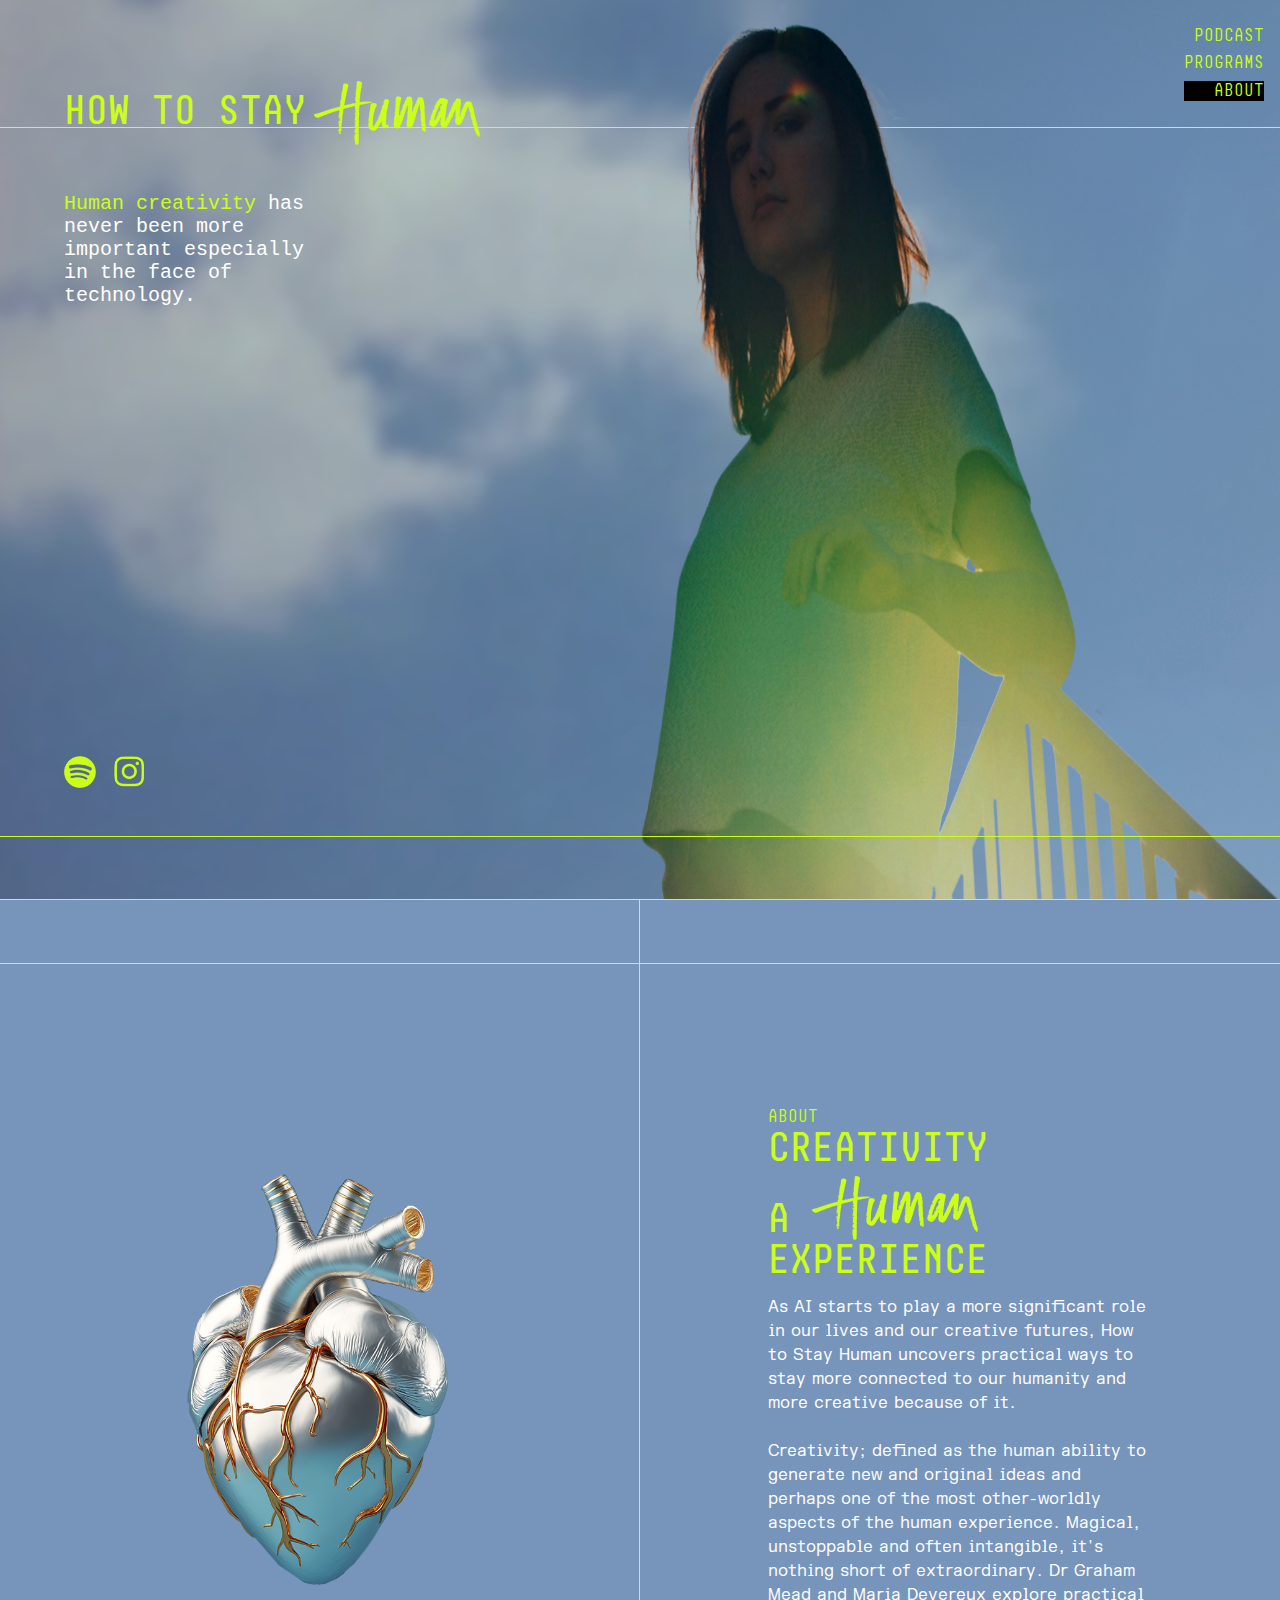
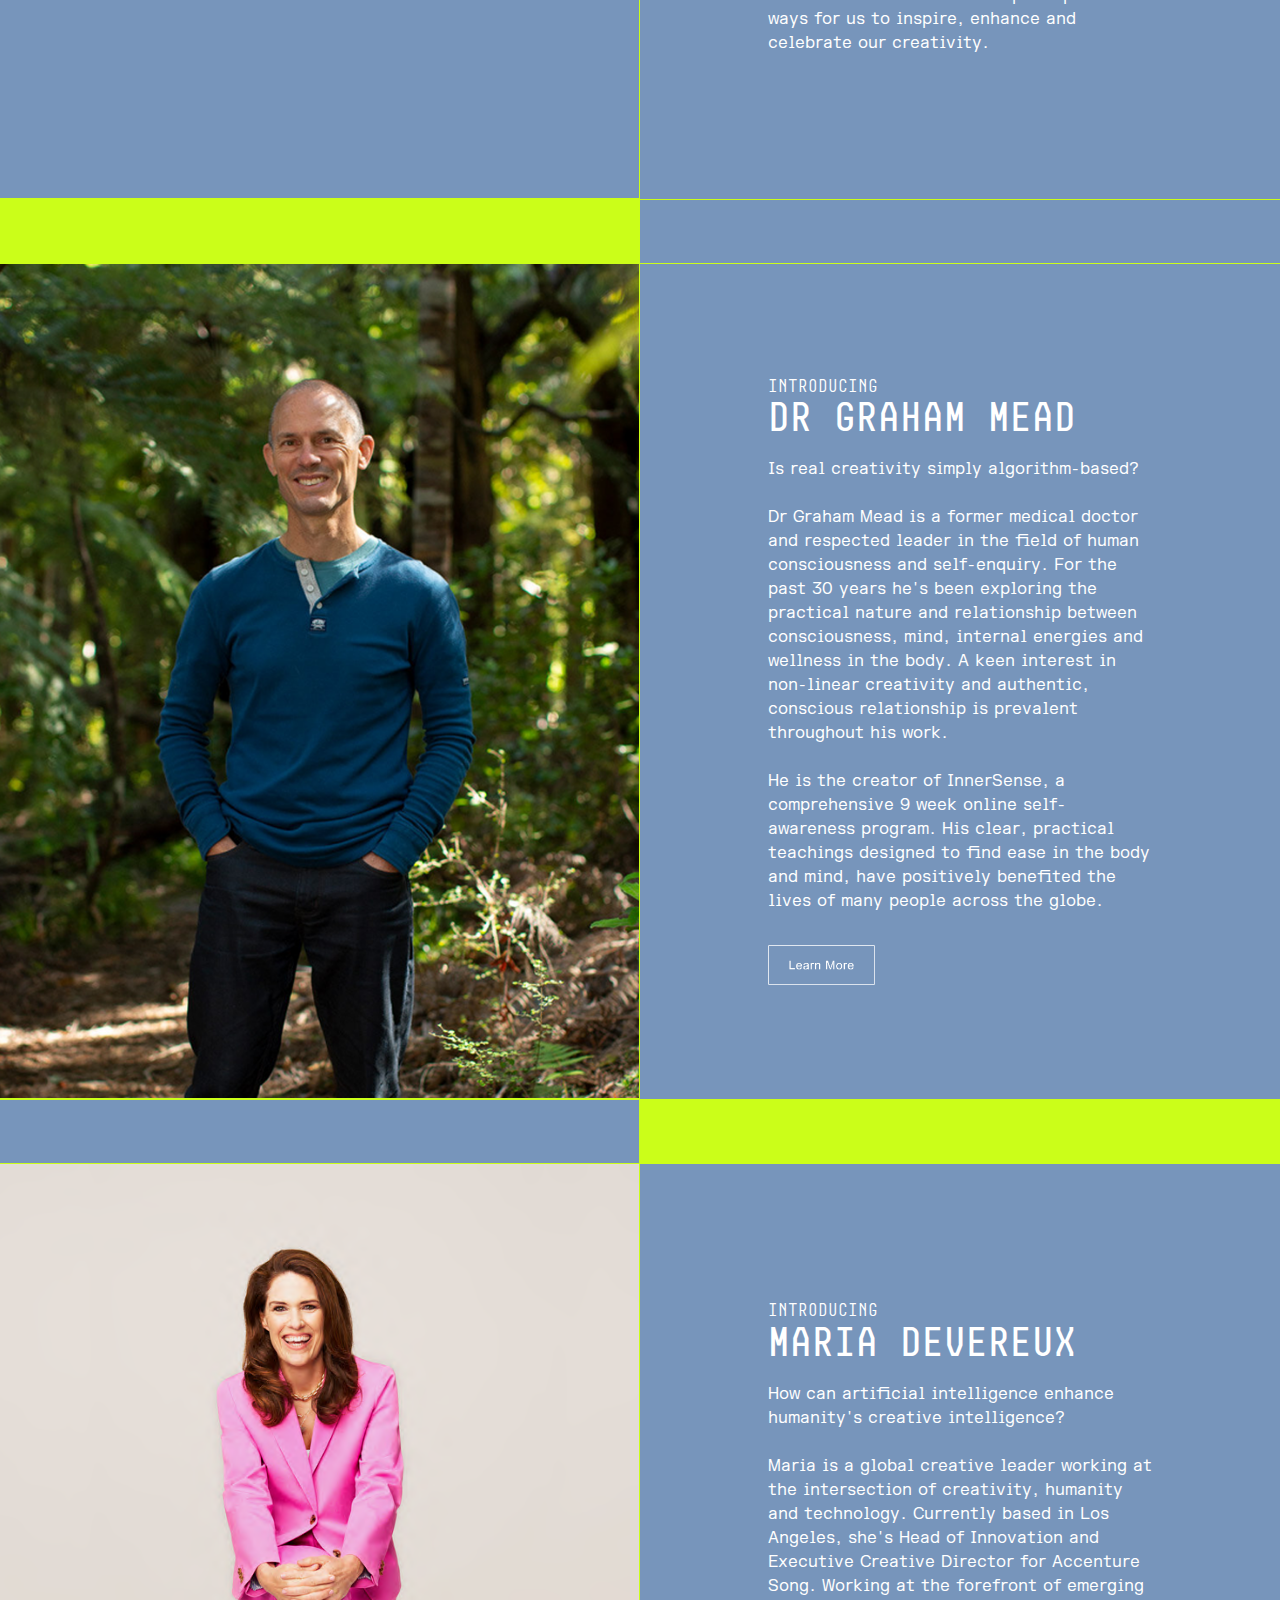
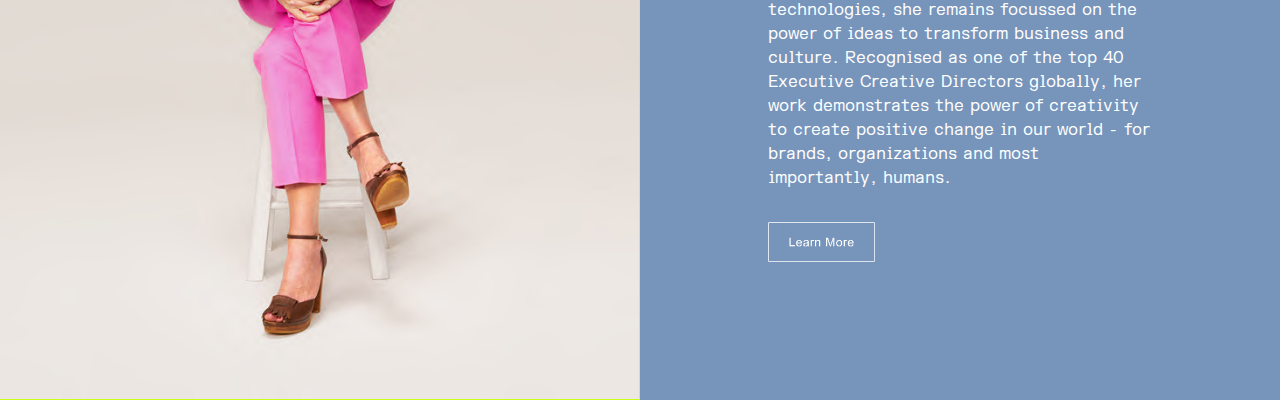
<file: index.html>
<!DOCTYPE html>
<html lang="en">
<head>
    <title>HOW TO STAY HUMAN - ABOUT </title>
    <meta name="title" content="How To Stay Human">
    <meta name="description"
        content="As AI plays a larger role in our lives and our futures, How to Stay Human uncovers practical 
        ways to connect to our humanity and become more creative. ">
    <meta name="keywords" content="technology, creativity, humanity, psychology, ai, artificial intelligence">
    <meta name="robots" content="index, follow">
    <meta http-equiv="Content-Type" content="text/html; charset=utf-8">
    <meta name="language" content="English">
    <meta name="viewport" content="width=device-width, initial-scale=1">
    <link rel="stylesheet" href="./css/tachyons.min.css">
    <link rel="stylesheet" href="./css/fonts.css">
    <link rel="stylesheet" href="./css/marquee.css">
    <link rel="stylesheet" href="./css/main.css">
    <link rel="manifest" href="site.webmanifest" />
    <link rel="icon" type="image/x-icon" href="favicon.ico">
    <script>
            window.onload = function () {
                var height = window.innerHeight;
                console.log(window.innerHeight);
                document.getElementsByClassName("hero")[0].style.height = window.innerHeight+"px";
            }
    </script>
</head>
  <body>
    <div class="pagecontainer flex flex-column" style="overflow-x: hidden;">
        <!-- TOP PAGE -->
        <div class="flex flex-column hero" style="overflow: hidden;">
            <div class="dn db-m db-l absolute bottom-0 h-100" style="left: 50%; pointer-events: none;">
                <img class="heroimage" src="./img/hero.png" />
            </div>
            <div class="heroimagemobile db dn-m dn-l absolute bottom-0 w-60 h-75" style="left: 40%; pointer-events: none;"></div>
            <div>
                <div class="h4 w-100 flex items-end bb">
                    <div class="pl3 pl5-m pl5-l f4 f2-l f2-m title" style="margin-bottom: -0.20em;">HOW TO STAY</div>
                    <img class="humantexttitle pl1 pl2-m pl2-l m2-s h2 h3-m h3-l" src="./img/HUMANTEXT.png"></img>
                    <div class="links tr flex flex-column justify-center h-100 w-15 pr3">
                            <a href="./podcast.html" class="mv1 lh-title">PODCAST</a>
                            <a href="./programs.html" class="mv1 1lh-title">PROGRAMS</a>
                            <a href="./index.html" class="mv1 lh-title active">ABOUT</a>
                    </div>
                </div>
            </div>
            <div class="flex flex-column  maincontent w-100 h4">
                    <div class="heroblurb pt5 pt5-m pt5-l f5 f4-m f4-l pl3 pl5-m pl5-l pr3 pr0-m pr0-l w-60 w-25-m w-25-l">
                        Human creativity 
                        <span class="white">has never been more important especially in the face of technology.</span>
                    </div>
                    <div style="flex-grow: 1;"></div>
                    <div class="flex items-center flex-row pl3 pl5-m pl5-l h4 w-60 w-20-m w-20-l" style="min-width: 208px;">
                        <a href="https://open.spotify.com/show/5P6qabdEL76jPmky8eCIWc?si=ed8e0c92cf524fb2" class="h2 w2 social spotify mr3"></a>
                        <a href="https://worldsveryfirst.com" class="h2 w2 social podcast mr3"></a>
                        <a href="https://www.instagram.com/how_to_stay_human/" class="h2 w2 social insta mr3"></a>
                    </div>
            </div>
            <div class="footer w-100">
                <div class="bottom-0 bt bb h3 w-100">
                    <div class="marquee flex flex-column items-center">
                        <p>
                            “Creativity is intelligence having fun” - Albert Einstein
                            &emsp;&emsp;&emsp;&emsp;&emsp;&emsp;&emsp;&emsp;&emsp;&emsp;&emsp;&emsp;
                            “In a world of rapid technological change, creativity is the ultimate advantage” - Ken Robinson
                            &emsp;&emsp;&emsp;&emsp;&emsp;&emsp;&emsp;&emsp;&emsp;&emsp;&emsp;&emsp;
                            “I know we’re all worried about machines becoming more like humans, but I think we should be more worried about humans becoming more like machines” - Nick Law
                        </p>
                    </div>
                </div>
            </div>
        </div>
        <!-- 2ND PAGE - ABOUT -->
        <div class="flex flex-column page about bb">
            <div class="flex row bb h3">
                <div class="w-50 br"></div><div class="w-50"></div>
            </div>
            <div class="flex flex-column flex-row-m flex-row-l items-end" style="flex-grow: 1;">
                <div class="h-50 w-100 w-50-m h-100-m w-50-l h-100-l bb br-m br-l heart"></div>
                <div class="flex items-center h-50 w-100 w-50-m w-50-l h-100-m h-100-l">
                    <div style="flex-grow: 1;"></div>
                    <div class="flex flex-column w-90 w-60-m w-60-l">
                        <span class="f6 f5-m f5-l mb1 sectionheading">ABOUT</span>
                        <span class="f3 f2-m f2-l mb1 subtitle">CREATIVITY</span>
                        <span class="f3 f2-m f2-l mb1 subtitle">A 
                            <img class="h2 h3-m h3-l" src="./img/HUMANTEXT.png" style="margin-bottom: -0.5rem"></img>
                            EXPERIENCE
                        </span>
                        <span class="mt2 f6 f5-m f5-l sectionbody lh-copy lh-copy-m lh-copy-l">
                            As AI starts to play a more significant role in our lives and our creative futures, 
                            How to Stay Human uncovers practical ways to stay more connected to our humanity and 
                            more creative because of it.
                            <br /> <br />
                            Creativity; defined as the human ability to generate new and original ideas and perhaps 
                            one of the most other-worldly aspects of the human experience. Magical, unstoppable and 
                            often intangible, it's nothing short of extraordinary. Dr Graham Mead and Maria Devereux 
                            explore practical ways for us to inspire, enhance and celebrate our creativity. 
                        </span>
                    </div>
                    <div style="flex-grow: 1;"></div>
                </div>
            </div>
        </div>
        <!-- 3RD PAGE - GRAHAM -->
        <div class="flex flex-column page bb">
            <div class="flex row bb h3">
                <div class="w-50 br bg-yellow"></div><div class="w-50"></div>
            </div>
            <div class="flex flex-column flex-row-m flex-row-l items-end" style="flex-grow: 1;">
                <div class="h-50 w-100 w-50-m h-100-m w-50-l h-100-l bb br-m br-l graham" style="flex-grow: 1;"></div>
                <div class="flex items-center h-50 w-100 w-50-m w-50-l h-100-m h-100-l">
                    <div style="flex-grow: 1;"></div>
                    <div class="flex flex-column w-90 w-60-m w-60-l bio">
                        <span class="f6 f5-m f5-l mb1 sectionheading">INTRODUCING</span>
                        <span class="f3 f2-m f2-l mb1 subtitle mb2">DR GRAHAM MEAD</span>
                        <span class="mt2 f6 f5-m f5-l sectionbody lh-copy lh-copy-m lh-copy-l">
                            Is real creativity simply algorithm-based?
                            <br /><br />
                            Dr Graham Mead is a former medical doctor and respected leader in the field of human consciousness 
                            and self-enquiry. For the past 30 years he's been exploring the practical nature and relationship between 
                            consciousness, mind, internal energies and wellness in the body. A keen interest in non-linear creativity 
                            and authentic, conscious relationship is prevalent throughout his work.  
                            <br />
                            <br />
                            He is the creator of InnerSense, a comprehensive 9 week online self-awareness program.
                            His clear, practical teachings designed to find ease in the body and mind, have positively benefited the lives of many people across the globe.
                        </span>
                        <span class="button w4 mt4 flex flex-column">
                            <a href="https://www.grahammead.com/" target="_blank" class="learnmore"></a>
                        </span>
                    </div>
                    <div style="flex-grow: 1;"></div>
                </div>
            </div>
        </div>
         <!-- 4TH PAGE - MARIA -->
        <div class="flex flex-column page" style="overflow-x: hidden;">
            <div class="flex row bb h3">
                <div class="w-50 br"></div><div class="w-50 bg-yellow"></div>
            </div>
            <div class="flex flex-column flex-row-m flex-row-l items-end" style="flex-grow: 1;">
                <div class="h-50 w-100 w-50-m h-100-m w-50-l h-100-l bb br-m br-l maria"></div>
                <div class="flex items-center h-50 w-100 w-50-m w-50-l h-100-m h-100-l">
                    <div style="flex-grow: 1;"></div>
                    <div class="flex flex-column w-90 w-60-m w-60-l bio">
                        <span class="f6 f5-m f5-l mb1 sectionheading">INTRODUCING</span>
                        <span class="f3 f2-m f2-l mb1 subtitle mb2">MARIA DEVEREUX</span>
                        <span class="mt2 f6 f5-m f5-l sectionbody lh-copy lh-copy-m lh-copy-l">
                            How can artificial intelligence enhance humanity's creative intelligence?
                            <br /><br />
                            Maria is a global creative leader working at the intersection of creativity, humanity and technology. 
                            Currently based in Los Angeles, she's Head of Innovation and Executive Creative Director for Accenture Song. 
                            Working at the forefront of emerging technologies, she remains focussed on the power of ideas to transform 
                            business and culture. Recognised as one of the top 40 Executive Creative Directors globally, her work 
                            demonstrates the power of creativity to create positive change in our world - for brands, 
                            organizations and most importantly, humans.
                        </span>
                        <span class="button w4 mt4 flex flex-column">
                            <a href="https://www.mariadevereux.com" target="_blank" class="learnmore"></a>
                        </span>
                    </div>
                    <div style="flex-grow: 1;"></div>
                </div>
            </div>
        </div>
    </div>
  </body>
</html>
</file>
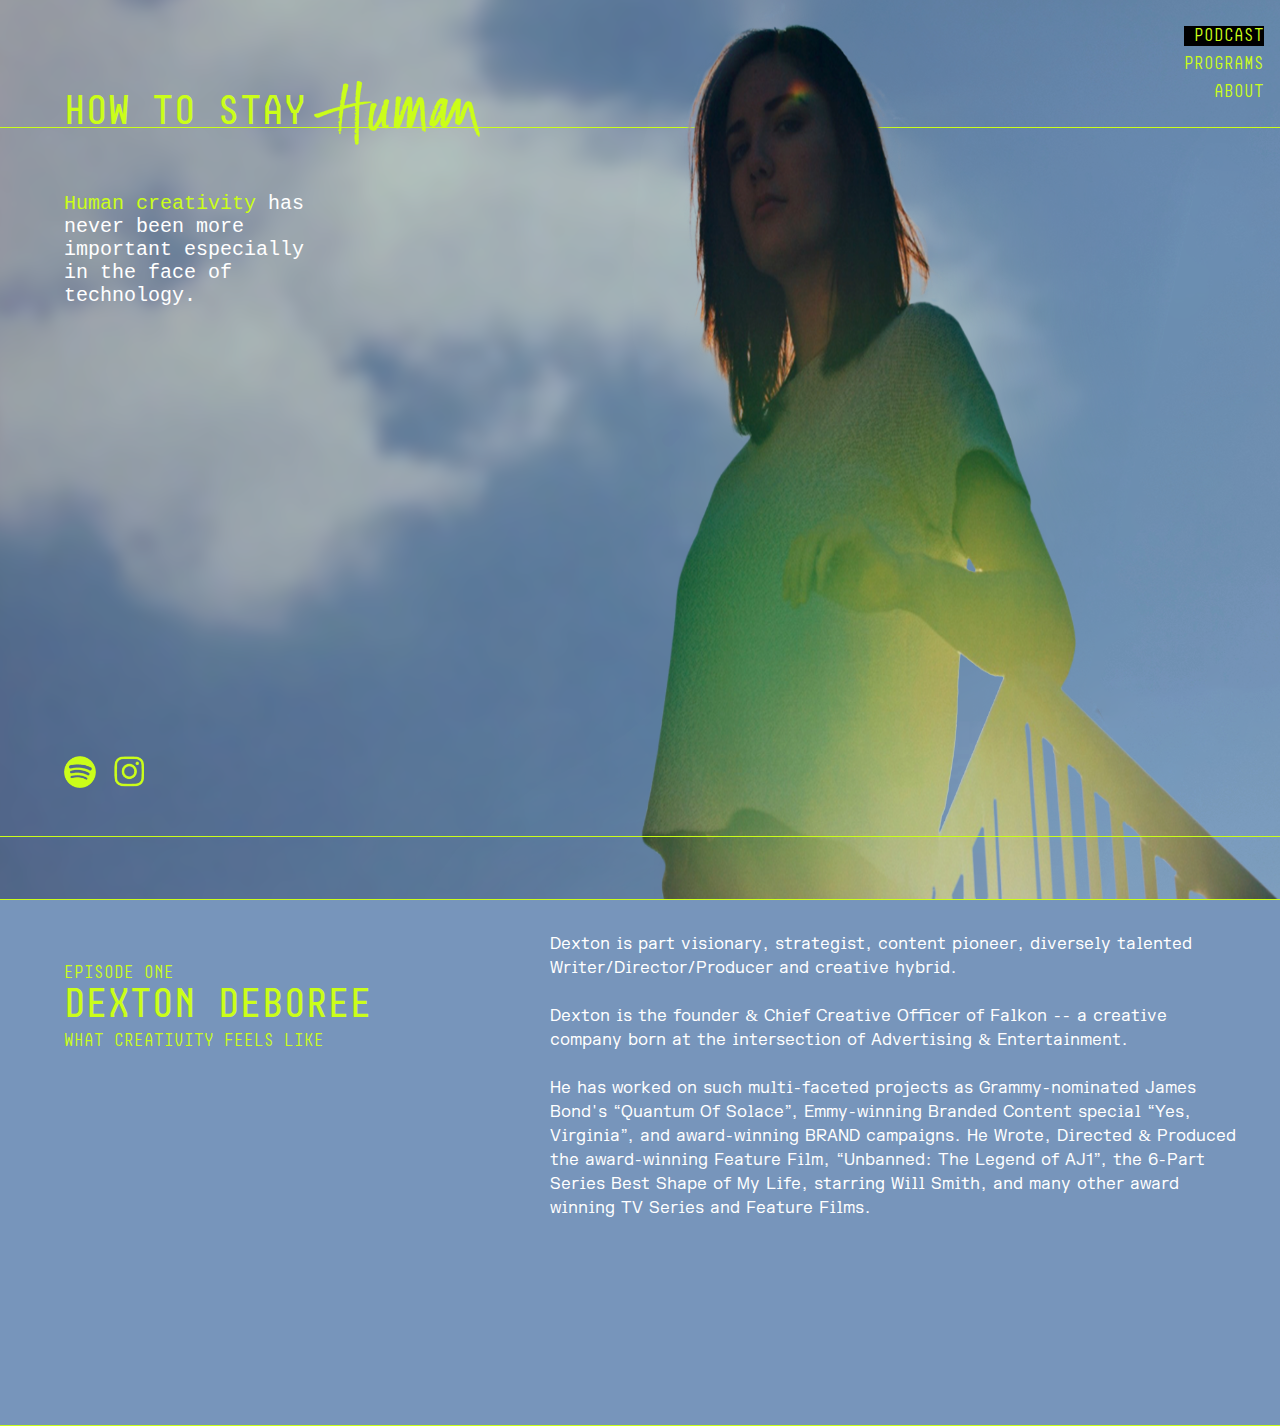
<file: podcast.html>
<!DOCTYPE html>
<html lang="en">

<head>
    <title>HOW TO STAY HUMAN - PODCAST </title>
    <meta name="title" content="How To Stay Human">
    <meta name="description" content="As AI plays a larger role in our lives and our futures, How to Stay Human uncovers practical 
            ways to connect to our humanity and become more creative. ">
    <meta name="keywords" content="technology, creativity, humanity, psychology, ai, artificial intelligence">
    <meta name="robots" content="index, follow">
    <meta http-equiv="Content-Type" content="text/html; charset=utf-8">
    <meta name="language" content="English">
    <meta name="viewport" content="width=device-width, initial-scale=1">
    <link rel="stylesheet" href="./css/tachyons.min.css">
    <link rel="stylesheet" href="./css/fonts.css">
    <link rel="stylesheet" href="./css/marquee.css">
    <link rel="stylesheet" href="./css/main.css">
    <link rel="manifest" href="site.webmanifest" />
    <link rel="icon" type="image/x-icon" href="favicon.ico">
    <style>
        .contactlink {
            text-decoration: underline;
            color: #cbfe19;
        }

        @media screen and (max-width: 30em) {
            .nosign {
                height: auto;
            }
        }
    </style>
    <script>
        window.onload = function () {
            var height = window.innerHeight;
            console.log(window.innerHeight);
            document.getElementsByClassName("hero")[0].style.height = window.innerHeight + "px";
        }
    </script>
</head>

<body>
    <div class="pagecontainer flex flex-column" style="overflow-x: hidden;">
        <!-- TOP PAGE -->
        <div class="flex flex-column page hero">
            <div class="dn db-m db-l absolute bottom-0 h-100" style="left: 50%; pointer-events: none;">
                <img class="heroimage" src="./img/hero.png" />
            </div>
            <div class="heroimagemobile dn-m dn-l absolute bottom-0 h-75 w-60" style="left: 40%; pointer-events: none;">
            </div>
            <div>
                <div class="h4 w-100 flex items-end bb">
                    <div class="pl3 pl5-m pl5-l f4 f2-l f2-m title" style="margin-bottom: -0.20em;">HOW TO STAY</div>
                    <img class="humantexttitle pl1 pl2-m pl2-l m2-s h2 h3-m h3-l" src="./img/HUMANTEXT.png"></img>
                    <div class="links tr flex flex-column justify-center h-100 w-15 pr3">
                        <a class="mv1 active lh-title" href="./podcast.html">PODCAST</a>
                        <a class="mv1 lh-title" href="./programs.html">PROGRAMS</a>
                        <a class="mv1 lh-title" href="./index.html">ABOUT</a>
                    </div>
                </div>
            </div>
            <div class="flex flex-column  maincontent w-100 h4">
                <div class="heroblurb pt5 pt5-m pt5-l f5 f4-m f4-l pl3 pl5-m pl5-l pr3 pr0-m pr0-l w-60 w-25-m w-25-l">
                    Human creativity
                    <span class="white">has never been more important especially in the face of technology.</span>
                </div>
                <div style="flex-grow: 1;"></div>
                <div class="flex items-center flex-row pl3 pl5-m pl5-l h4 w-60 w-20-m w-20-l" style="min-width: 208px;">
                    <a href="https://open.spotify.com/show/5P6qabdEL76jPmky8eCIWc?si=ed8e0c92cf524fb2"
                        class="h2 w2 social spotify mr3"></a>
                    <a href="https://worldsveryfirst.com" class="h2 w2 social podcast mr3"></a>
                    <a href="https://www.instagram.com/how_to_stay_human/" class="h2 w2 social insta mr3"></a>
                </div>
            </div>
            <div class="footer w-100">
                <div class="bottom-0 bt bb h3 w-100">
                    <div class="marquee">
                        <p>
                            “Creativity is intelligence having fun” - Albert Einstein
                            &emsp;&emsp;&emsp;&emsp;&emsp;&emsp;&emsp;&emsp;&emsp;&emsp;&emsp;&emsp;
                            “In a world of rapid technological change, creativity is the ultimate advantage” - Ken
                            Robinson
                            &emsp;&emsp;&emsp;&emsp;&emsp;&emsp;&emsp;&emsp;&emsp;&emsp;&emsp;&emsp;
                            “I know we’re all worried about machines becoming more like humans, but I think we should be
                            more worried about humans becoming more like machines” - Nick Law
                        </p>
                    </div>
                </div>
            </div>
        </div>
        <!-- 2ND PAGE - ABOUT -->
        <div class="flex flex-column bb">
            <div class="flex flex-column flex-row-m flex-row-l items-around" style="flex-grow: 1;">
                <div class="flex h-50 w-100 w-40-m w-40-l h-100-m h-100-l">
                    <div class="flex pt5 flex-column w-90 w-100-m w-100-l">
                        <span class="w-100 pl3 pl5-m pl5-l f6 f5-m f5-l mb1 sectionheading">EPISODE ONE</span>
                        <span class="w-100 pl3 pl5-m pl5-l f3 f2-m f2-l mb1 subtitle">DEXTON DEBOREE</span>
                        <span class="w-100 pl3 pl5-m pl5-l f6 f5-m f5-l mb1 sectionheading">WHAT CREATIVITY FEELS
                            LIKE</span>
                    </div>
                </div>
                <div class="flex flex-column items-center h-50 w-100 w-60-m h-100-m w-60-l h-100-l">
                    <div class="w-90 f6 f5-m f5-l sectionbody pv3 pv4-m pv4-l lh-copy">
                        Dexton is part visionary, strategist, content pioneer, diversely talented
                        Writer/Director/Producer and creative hybrid.
                        <br /><br />
                        Dexton is the founder & Chief Creative Officer of Falkon -- a creative company born at the
                        intersection of Advertising & Entertainment.
                        <br /><br />
                        He has worked on such multi-faceted projects as Grammy-nominated James Bond's “Quantum Of
                        Solace”, Emmy-winning Branded Content special
                        “Yes, Virginia”, and award-winning BRAND campaigns. He Wrote, Directed & Produced the
                        award-winning Feature Film, “Unbanned: The Legend of AJ1”, the 6-Part Series Best Shape of My
                        Life, starring Will Smith, and many other award winning TV Series and Feature Films.
                    </div>
                    <div class="w-90 pb3">
                        <iframe class="w-100 w-75-m w-75-l" style="border-radius:12px"
                            src="https://open.spotify.com/embed/episode/6dgbov8HgsZcttxzepb4iQ?utm_source=generator"
                            height="152" frameBorder="0" allowfullscreen=""
                            allow="autoplay; clipboard-write; encrypted-media; fullscreen; picture-in-picture"
                            loading="lazy"></iframe>
                    </div>
                </div>
            </div>
        </div>
        <!-- 3RD PAGE - 30 MINUTE PROGRAMS -->
    </div>
</body>

</html>
</file>
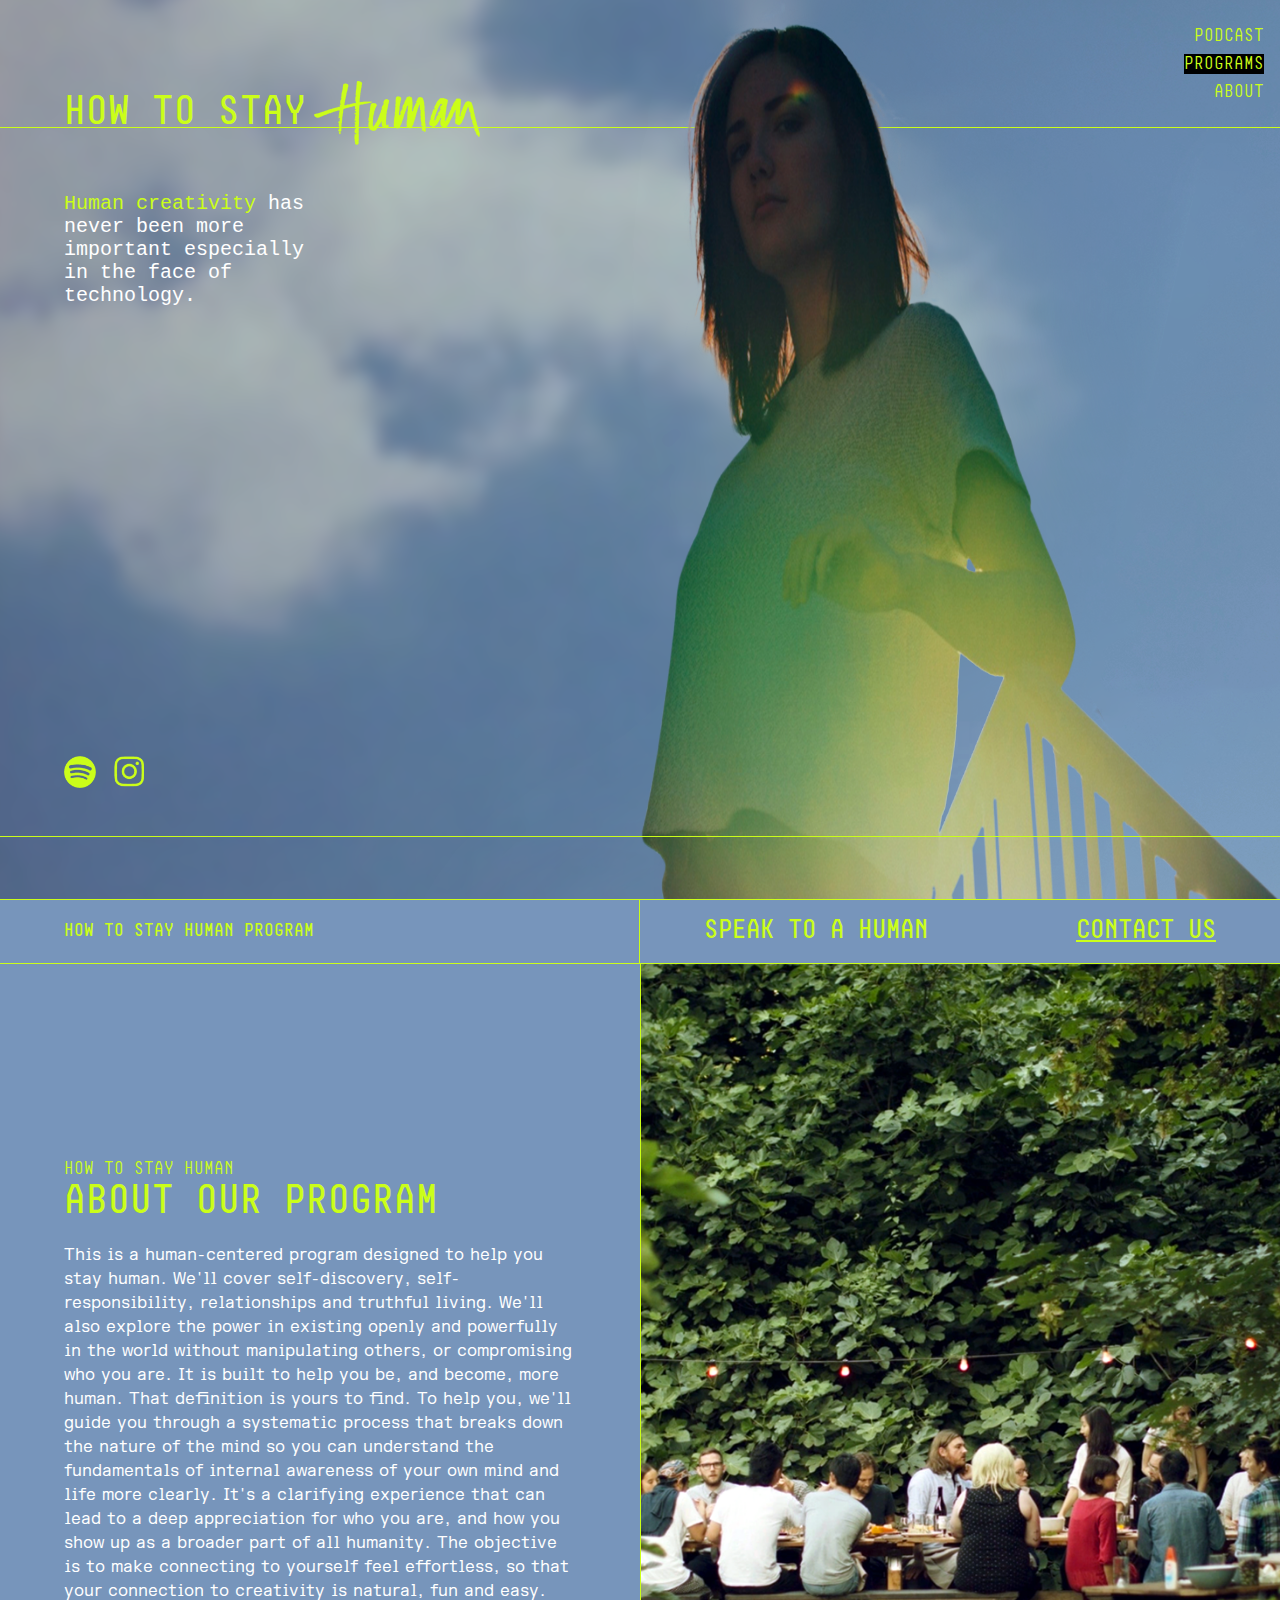
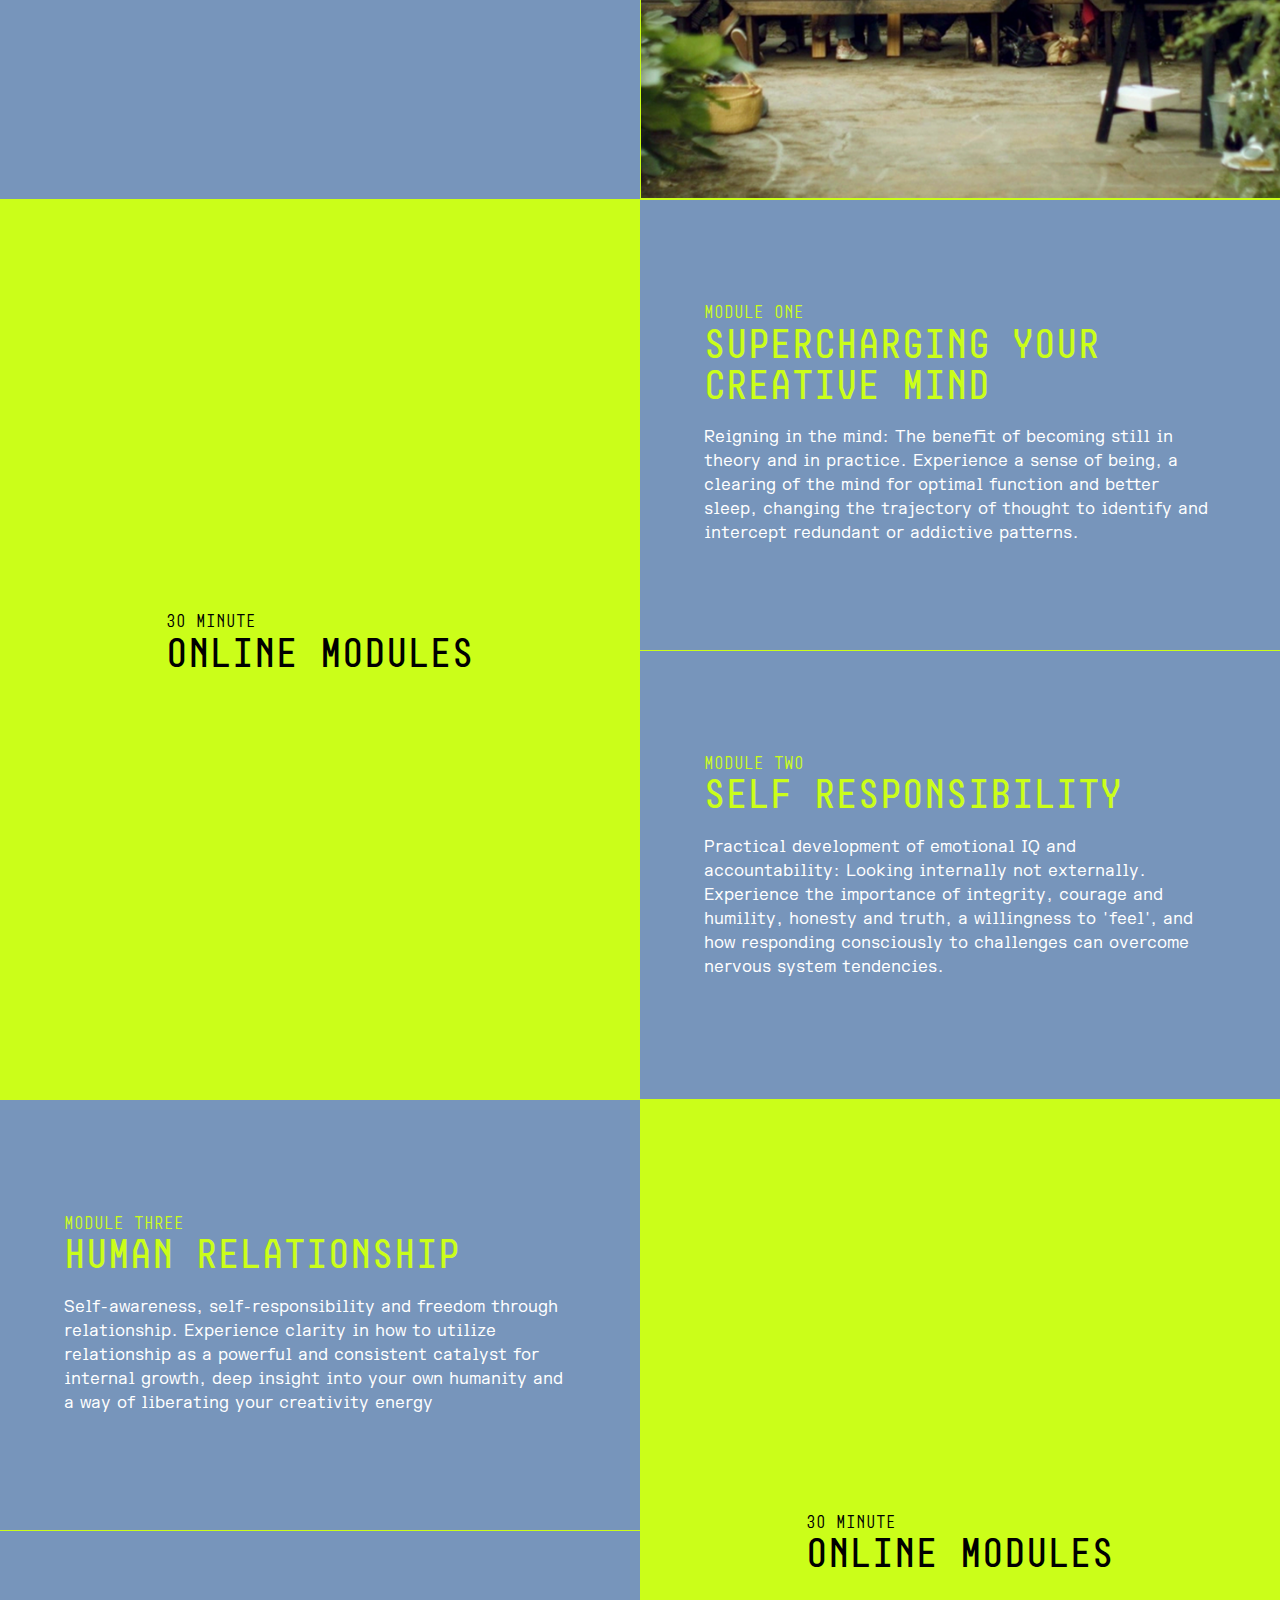
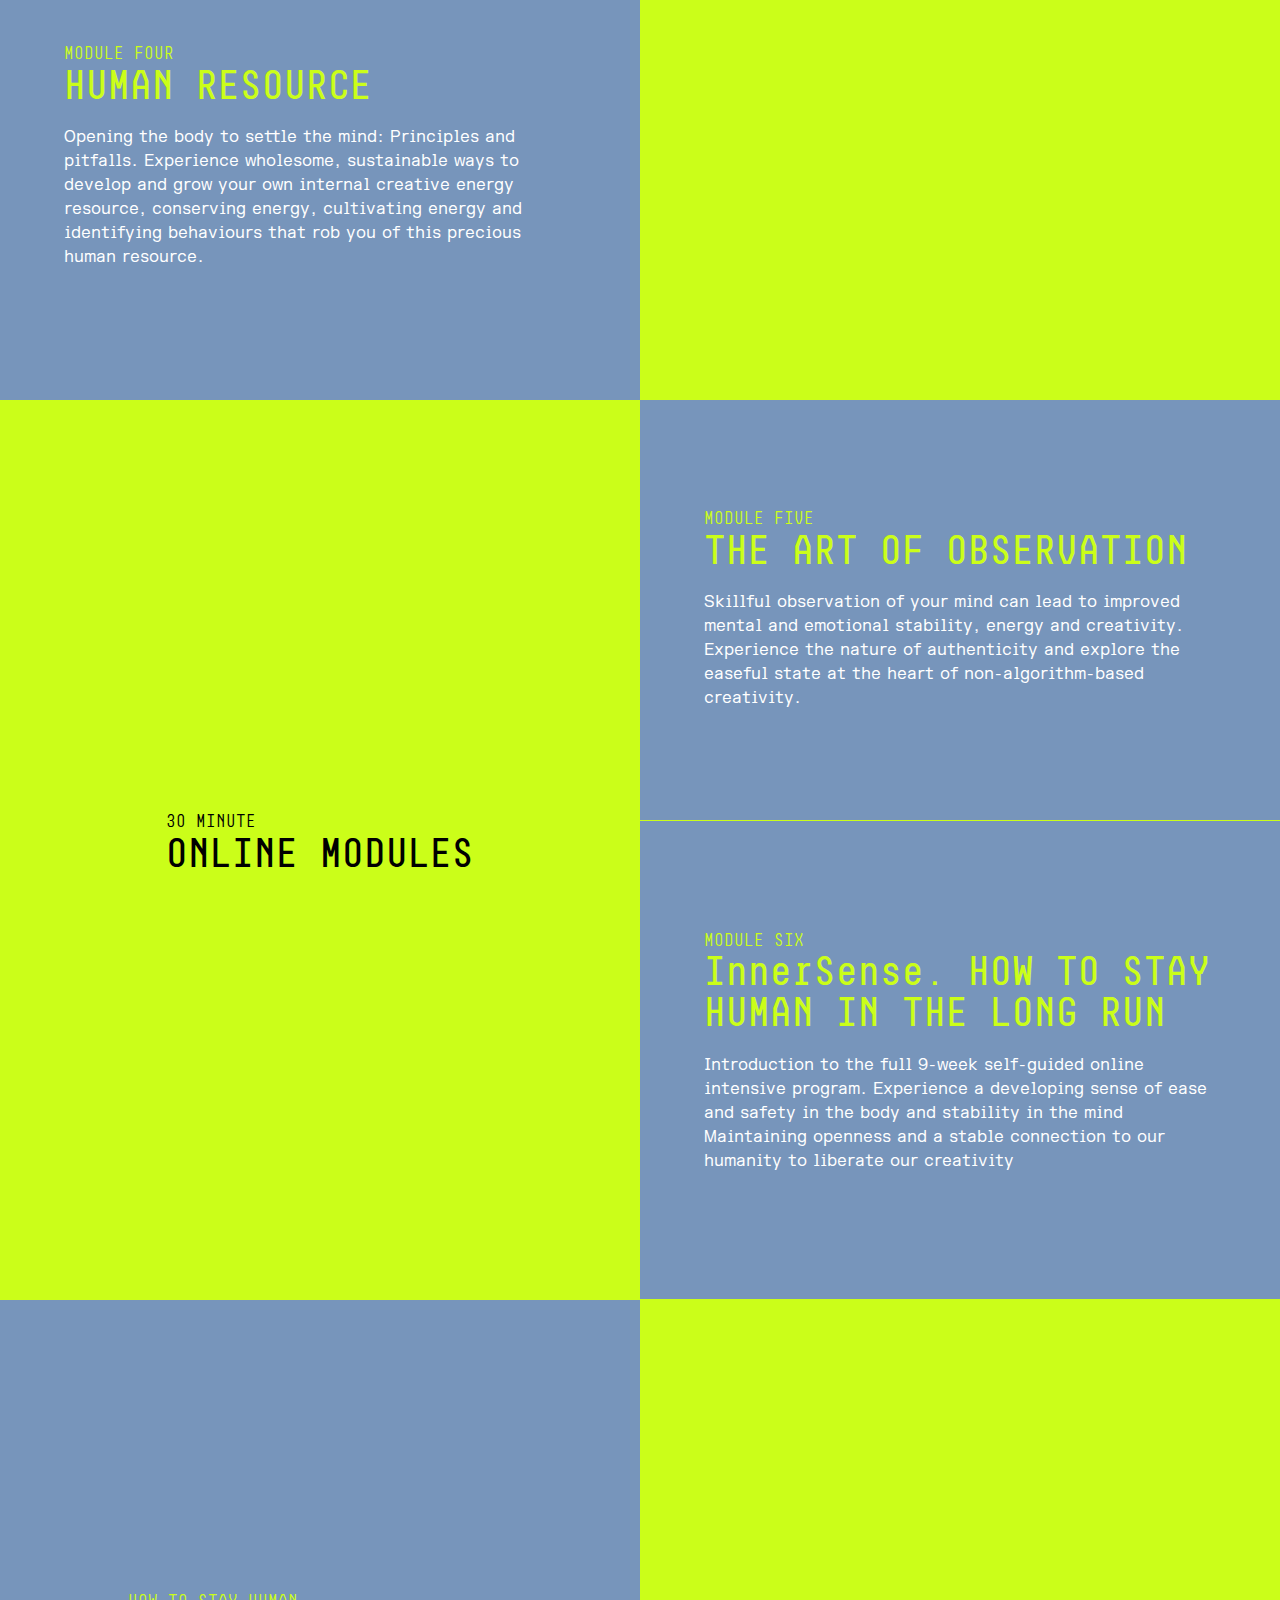
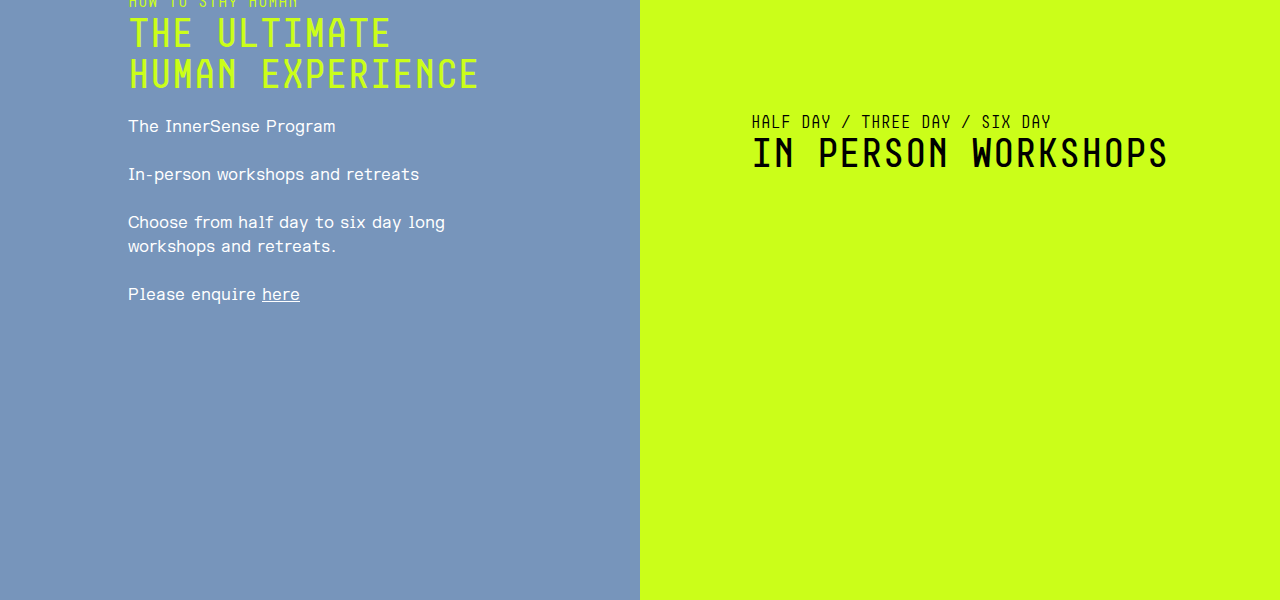
<file: programs.html>
<!DOCTYPE html>
<html lang="en">

<head>
    <title>HOW TO STAY HUMAN - PROGRAMS </title>
    <meta name="title" content="How To Stay Human">
    <meta name="description" content="As AI plays a larger role in our lives and our futures, How to Stay Human uncovers practical 
            ways to connect to our humanity and become more creative. ">
    <meta name="keywords" content="technology, creativity, humanity, psychology, ai, artificial intelligence">
    <meta name="robots" content="index, follow">
    <meta http-equiv="Content-Type" content="text/html; charset=utf-8">
    <meta name="language" content="English">
    <meta name="viewport" content="width=device-width, initial-scale=1">
    <link rel="stylesheet" href="./css/tachyons.min.css">
    <link rel="stylesheet" href="./css/fonts.css">
    <link rel="stylesheet" href="./css/marquee.css">
    <link rel="stylesheet" href="./css/main.css">
    <link rel="manifest" href="site.webmanifest" />
    <link rel="icon" type="image/x-icon" href="favicon.ico">
    <style>
        .contactlink {
            text-decoration: underline;
            color: #cbfe19;
        }

        @media screen and (max-width: 30em) {
            .nosign {
                height: auto;
            }
        }
    </style>
    <script>
        window.onload = function () {
            var height = window.innerHeight;
            console.log(window.innerHeight);
            document.getElementsByClassName("hero")[0].style.height = window.innerHeight + "px";
        }
    </script>
</head>

<body>
    <div class="pagecontainer flex flex-column" style="overflow-x: hidden;">
        <!-- TOP PAGE -->
        <div class="flex flex-column page hero">
            <div class="dn db-m db-l absolute bottom-0 h-100" style="left: 50%; pointer-events: none;">
                <img class="heroimage" src="./img/hero.png" />
            </div>
            <div class="heroimagemobile dn-m dn-l absolute bottom-0 h-75 w-60" style="left: 40%; pointer-events: none;">
            </div>
            <div>
                <div class="h4 w-100 flex items-end bb">
                    <div class="pl3 pl5-m pl5-l f4 f2-l f2-m title" style="margin-bottom: -0.20em;">HOW TO STAY</div>
                    <img class="humantexttitle pl1 pl2-m pl2-l m2-s h2 h3-m h3-l" src="./img/HUMANTEXT.png"></img>
                    <div class="links tr flex flex-column justify-center h-100 w-15 pr3">
                        <a class="mv1 lh-title" href="./podcast.html">PODCAST</a>
                        <a class="mv1 lh-title active" href="./programs.html">PROGRAMS</a>
                        <a class="mv1 lh-title" href="./index.html">ABOUT</a>
                    </div>
                </div>
            </div>
            <div class="flex flex-column  maincontent w-100 h4">
                <div class="heroblurb pt5 pt5-m pt5-l f5 f4-m f4-l pl3 pl5-m pl5-l pr3 pr0-m pr0-l w-60 w-25-m w-25-l">
                    Human creativity
                    <span class="white">has never been more important especially in the face of technology.</span>
                </div>
                <div style="flex-grow: 1;"></div>
                <div class="flex items-center flex-row pl3 pl5-m pl5-l h4 w-60 w-20-m w-20-l" style="min-width: 208px;">
                    <a href="https://open.spotify.com/show/5P6qabdEL76jPmky8eCIWc?si=ed8e0c92cf524fb2"
                        class="h2 w2 social spotify mr3"></a>
                    <a href="https://worldsveryfirst.com" class="h2 w2 social podcast mr3"></a>
                    <a href="https://www.instagram.com/how_to_stay_human/" class="h2 w2 social insta mr3"></a>
                </div>
            </div>
            <div class="footer w-100">
                <div class="bottom-0 bt bb h3 w-100">
                    <div class="marquee">
                        <p>
                            “Creativity is intelligence having fun” - Albert Einstein
                            &emsp;&emsp;&emsp;&emsp;&emsp;&emsp;&emsp;&emsp;&emsp;&emsp;&emsp;&emsp;
                            “In a world of rapid technological change, creativity is the ultimate advantage” - Ken
                            Robinson
                            &emsp;&emsp;&emsp;&emsp;&emsp;&emsp;&emsp;&emsp;&emsp;&emsp;&emsp;&emsp;
                            “I know we’re all worried about machines becoming more like humans, but I think we should be
                            more worried about humans becoming more like machines” - Nick Law
                        </p>
                    </div>
                </div>
            </div>
        </div>
        <!-- 2ND PAGE - ABOUT -->
        <div class="flex flex-column page about bb">
            <div class="flex row bb h3 title">
                <div class="w-50 br flex flex-row items-center">
                    <span class="pl3 pl5-m pl5-l f7 f5-m f5-l">HOW TO STAY HUMAN PROGRAM</span>
                </div>
                <div class="f7 f3-m f3-l w-50 flex flex-row items-center items-around">
                    <span class="w-50 pl2 pl5-m pl5-l">SPEAK TO A HUMAN</span>
                    <span class="w-50 pr2 pr5-m pr5-l tr"><a class="contactlink"
                            href="mailto:graham@grahammead.com">CONTACT US</a></span>
                </div>
            </div>
            <div class="flex flex-column flex-row-m flex-row-l items-center" style="flex-grow: 1;">
                <div class="flex items-center h-50 w-100 w-50-m w-50-l h-100-m h-100-l">
                    <div style="flex-grow: 1;"></div>
                    <div class="flex flex-column pl3 pl5-m pl5-l pr3 pr5-m pr5-l w-100 w-100-m w-100-l">
                        <span class="f6 f5-m f5-l mb1 sectionheading">HOW TO STAY HUMAN</span>
                        <span class="f3 f2-m f2-l mb1 subtitle">ABOUT OUR PROGRAM</span>
                        <span class="mt3 f6 f5-m f5-l sectionbody lh-copy lh-copy-m lh-copy-l">
                            This is a human-centered program designed to help you stay human. We'll cover
                            self-discovery, self-responsibility,
                            relationships and truthful living. We'll also explore the power in existing openly and
                            powerfully in the world
                            without manipulating others, or compromising who you are. It is built to help you be, and
                            become, more human.
                            That definition is yours to find. To help you, we'll guide you through a systematic process
                            that breaks down the
                            nature of the mind so you can understand the fundamentals of internal awareness of your own
                            mind and life more clearly.
                            It's a clarifying experience that can lead to a deep appreciation for who you are, and how
                            you show up as a broader
                            part of all humanity. The objective is to make connecting to yourself feel effortless, so
                            that your connection
                            to creativity is natural, fun and easy.
                        </span>
                    </div>
                    <div style="flex-grow: 1;"></div>
                </div>
                <div class="h-50 w-100 w-50-m h-100-m w-50-l h-100-l bb bl-m bl-l picnic"></div>
            </div>
        </div>
        <!-- 3RD PAGE - 30 MINUTE PROGRAMS -->
        <div class="flex flex-column page bb">
            <div class="flex flex-column flex-row-m flex-row-l items-end" style="flex-grow: 1;">
                <div class="flex items-center h-50 w-100 w-50-m h-100-m w-50-l h-100-l bb br-m br-l bg-yellow"
                    style="flex-grow: 1;">
                    <div style="flex-grow: 1;"></div>
                    <div class="flex flex-column w-100 w-100-m w-100-l bio">
                        <div class="flex flex-row w-100">
                            <div style="flex-grow: 1;"></div>
                            <div class="flex flex-column">
                                <span class="f6 f5-m f5-l mb1 sectionheading">30 MINUTE</span>
                                <span class="f3 f2-m f2-l mb1 subtitle mb2">ONLINE MODULES</span>
                            </div>
                            <div style="flex-grow: 1;"></div>
                        </div>
                    </div>
                    <div style="flex-grow: 1;"></div>
                </div>
                <div class="flex items-center h-50 w-100 w-50-m w-50-l h-100-m h-100-l pv4">
                    <div class="flex flex-column h-100 w-100 w-100-m w-100-l bio">
                        <div style="flex-grow: 1;"></div>
                        <span class="f6 f5-m f5-l mb1 w-80 ph3 ph5-m ph5-l sectionheading yellow">MODULE ONE</span>
                        <span class="f3 f2-m f2-l mb1 w-80 ph3 ph5-m ph5-l subtitle mb2 yellow"> SUPERCHARGING YOUR
                            CREATIVE MIND</span>
                        <span class="mt2 w-80 ph3 ph5-m ph5-l f6 f5-m f5-l sectionbody lh-copy lh-copy-m lh-copy-l">
                            Reigning in the mind: The benefit of becoming still in theory and in practice.
                            Experience a sense of being, a clearing of the mind for optimal function and better sleep,
                            changing the trajectory of thought to identify and intercept redundant or addictive
                            patterns.
                        </span>
                        <div style="flex-grow: 1;"></div>
                        <span class="w-100 bb yellow mv4"></span>
                        <div style="flex-grow: 1;"></div>
                        <span class="f6 f5-m f5-l mb1 w-80 ph3 ph5-m ph5-l sectionheading yellow">MODULE TWO</span>
                        <span class="f3 f2-m f2-l mb1 w-80 ph3 ph5-m ph5-l subtitle mb2 yellow">SELF
                            RESPONSIBILITY</span>
                        <span class="mt2 mb3 w-80 ph3 ph5-m ph5-l f6 f5-m f5-l sectionbody lh-copy lh-copy-m lh-copy-l">
                            Practical development of emotional IQ and accountability: Looking internally not externally.
                            Experience the importance of integrity, courage and humility, honesty and truth, a
                            willingness
                            to 'feel', and how responding consciously to challenges can overcome nervous system
                            tendencies.
                        </span>
                        <div style="flex-grow: 1;"></div>
                    </div>
                </div>
            </div>
        </div>
        <!-- 4TH PAGE - MARIA -->
        <div class="flex flex-column page nosign" style="overflow-x: hidden;">
            <div class="flex flex-column flex-row-m flex-row-l items-end" style="flex-grow: 1;">
                <div class="flex items-center h-50 w-100 w-50-m w-50-l h-100-m h-100-l bb bn-m bn-l pv4">
                    <div class="flex flex-column h-100 w-100 w-100-m w-100-l bio">
                        <div style="flex-grow: 1;"></div>
                        <span class="f6 f5-m f5-l mb1 w-80 ph3 ph5-m ph5-l sectionheading yellow">MODULE THREE</span>
                        <span class="f3 f2-m f2-l mb1 w-80 ph3 ph5-m ph5-l subtitle mb2 yellow">HUMAN
                            RELATIONSHIP</span>
                        <span class="mt2 w-80 ph3 ph5-m ph5-l f6 f5-m f5-l sectionbody lh-copy lh-copy-m lh-copy-l">
                            Self-awareness, self-responsibility and freedom through relationship.
                            Experience clarity in how to utilize relationship as a powerful and consistent catalyst
                            for internal growth, deep insight into your own humanity and a way of liberating your
                            creativity energy
                        </span>
                        <div style="flex-grow: 1;"></div>
                        <span class="w-100 bb yellow mv4"></span>
                        <div style="flex-grow: 1;"></div>
                        <span class="f6 f5-m f5-l mb1 w-80 ph3 ph5-m ph5-l sectionheading yellow">MODULE FOUR</span>
                        <span class="f3 f2-m f2-l mb1 w-80 ph3 ph5-m ph5-l subtitle mb2 yellow">HUMAN RESOURCE</span>
                        <span class="mt2 mb3 w-80 ph3 ph5-m ph5-l f6 f5-m f5-l sectionbody lh-copy lh-copy-m lh-copy-l">
                            Opening the body to settle the mind: Principles and pitfalls.
                            Experience wholesome, sustainable ways to develop and grow your own internal creative energy
                            resource,
                            conserving energy, cultivating energy and identifying behaviours that rob you of this
                            precious human resource.
                        </span>
                        <div style="flex-grow: 1;"></div>
                    </div>
                </div>
                <div class="dn flex-m flex-l items-center h-50 w-100 w-50-m h-100-m w-50-l h-100-l bb br-m br-l bg-yellow"
                    style="flex-grow: 1;">
                    <div style="flex-grow: 1;"></div>
                    <div class="flex flex-column w-100 w-100-m w-100-l bio">
                        <div class="flex flex-row w-100">
                            <div style="flex-grow: 1;"></div>
                            <div class="flex flex-column">
                                <span class="f6 f5-m f5-l mb1 sectionheading">30 MINUTE</span>
                                <span class="f3 f2-m f2-l mb1 subtitle mb2">ONLINE MODULES</span>
                            </div>
                            <div style="flex-grow: 1;"></div>
                        </div>
                    </div>
                    <div style="flex-grow: 1;"></div>
                </div>
            </div>
        </div>
        <!-- 3RD PAGE - GRAHAM -->
        <div class="flex flex-column page nosign bb">
            <div class="flex flex-column flex-row-m flex-row-l" style="flex-grow: 1;">
                <div class="dn flex-m flex-l items-center h-50 w-100 w-50-m h-100-m w-50-l h-100-l bb br-m br-l bg-yellow"
                    style="flex-grow: 1;">
                    <div style="flex-grow: 1;"></div>
                    <div class="flex flex-column w-100 w-100-m w-100-l bio">
                        <div class="flex flex-row w-100">
                            <div style="flex-grow: 1;"></div>
                            <div class="flex flex-column">
                                <span class="f6 f5-m f5-l mb1 sectionheading">30 MINUTE</span>
                                <span class="f3 f2-m f2-l mb1 subtitle mb2">ONLINE MODULES</span>
                            </div>
                            <div style="flex-grow: 1;"></div>
                        </div>
                    </div>
                    <div style="flex-grow: 1;"></div>
                </div>
                <div class="flex items-center h-50 w-100 w-50-m w-50-l h-100-m h-100-l pv4">
                    <div class="flex flex-column h-100 w-100 w-100-m w-100-l bio">
                        <div style="flex-grow: 1;"></div>
                        <span class="f6 f5-m f5-l mb1 w-80 ph3 ph5-m ph5-l sectionheading yellow">MODULE FIVE</span>
                        <span class="f3 f2-m f2-l mb1 w-80 ph3 ph5-m ph5-l subtitle mb2 yellow">THE ART OF
                            OBSERVATION</span>
                        <span class="mt2 w-80 ph3 ph5-m ph5-l f6 f5-m f5-l sectionbody lh-copy lh-copy-m lh-copy-l">
                            Skillful observation of your mind can lead to improved mental and emotional stability,
                            energy and creativity.
                            Experience the nature of authenticity and explore the easeful state at the heart of
                            non-algorithm-based creativity.
                        </span>
                        <div style="flex-grow: 1;"></div>
                        <span class="w-100 bb yellow mv4"></span>
                        <div style="flex-grow: 1;"></div>
                        <span class="f6 f5-m f5-l mb1 w-80 ph3 ph5-m ph5-l sectionheading yellow">MODULE SIX</span>
                        <span class="f3 f2-m f2-l mb1 w-80 ph3 ph5-m ph5-l subtitle mb2 yellow">InnerSense. HOW TO STAY
                            HUMAN IN THE LONG RUN</span>
                        <span class="mt2 mb3 w-80 ph3 ph5-m ph5-l f6 f5-m f5-l sectionbody lh-copy lh-copy-m lh-copy-l">
                            Introduction to the full 9-week self-guided online intensive program.
                            Experience a developing sense of ease and safety in the body and stability in the mind
                            Maintaining openness and a stable connection to our humanity to liberate our creativity
                        </span>
                        <div style="flex-grow: 1;"></div>
                    </div>
                </div>
            </div>
        </div>
        <!-- 4TH PAGE - MARIA -->
        <div class="flex flex-column page" style="overflow-x: hidden;">
            <div class="flex flex-row-m flex-row-l items-end flex-column-reverse flex-column-m flex-column-l"
                style="flex-grow: 1;">
                <div class="flex items-center h-50 w-100 w-50-m w-50-l h-100-m h-100-l">
                    <div style="flex-grow: 1;"></div>
                    <div class="flex flex-column w-90 w-60-m w-60-l bio">
                        <span class="f6 f5-m f5-l mb1 sectionheading yellow">HOW TO STAY HUMAN</span>
                        <span class="f3 f2-m f2-l subtitle yellow">THE ULTIMATE</span>
                        <span class="f3 f2-m f2-l subtitle mb2 yellow">HUMAN EXPERIENCE</span>
                        <span class="mt2 f6 f5-m f5-l sectionbody lh-solid lh-copy-m lh-copy-l">
                            The InnerSense Program
                            <br /><br />
                            In-person workshops and retreats
                            <br /><br />
                            Choose from half day to six day long workshops and retreats.
                            <br /><br />
                            Please enquire <a href="mailto:office@grahammead.com"
                                style="color: white; text-decoration: underline;">here</a>
                        </span>
                    </div>
                    <div style="flex-grow: 1;"></div>
                </div>
                <div class="flex items-center h-50 w-100 w-50-m h-100-m w-50-l h-100-l bb br-m br-l bg-yellow"
                    style="flex-grow: 1;">
                    <div style="flex-grow: 1;"></div>
                    <div class="flex flex-column w-100 w-100-m w-100-l bio">
                        <div class="flex flex-row w-100">
                            <div style="flex-grow: 1;"></div>
                            <div class="flex flex-column">
                                <span class="f6 f5-m f5-l mb1 sectionheading">HALF DAY / THREE DAY / SIX DAY</span>
                                <span class="f3 f2-m f2-l mb1 subtitle mb2">IN PERSON WORKSHOPS</span>
                            </div>
                            <div style="flex-grow: 1;"></div>
                        </div>
                    </div>
                    <div style="flex-grow: 1;"></div>
                </div>
            </div>
        </div>
    </div>
</body>

</html>
</file>
<file: css/fonts.css>
@font-face {
    font-family: AeonMonoSemiBold;
    src: url(../fonts/Aeion-Mono-Semi-Bold.otf);
}
@font-face {
    font-family: AeonMono;
    src: url(../fonts/Aeion-Mono-Regular.otf);
}
@font-face {
    font-family: FKGroteskMono;
    src: url(../fonts/FKGroteskSemiMonoTrial-Regular.otf);
}
</file>
<file: css/marquee.css>
.marquee {
    height: 100%;
    position: relative;
    width: auto;
}

.marquee p {
    font-family: FKGroteskMono;
    position: absolute;
    width: max-content;
    height: 100%;
    margin: 0;
    line-height: 50px;
    vertical-align: center;
    text-align: left;
    -moz-transform: translateX(100%);
    -webkit-transform: translateX(100%);
    transform: translateX(100%);
    -moz-animation: scroll-left 2s linear infinite;
    -webkit-animation: scroll-left 2s linear infinite;
    animation: scroll-left 35s linear infinite;
    font-kerning: none;
    letter-spacing: 3px;
}
@-moz-keyframes scroll-left {
    0% {
        -moz-transform: translateX(100%);
    }
    100% {
        -moz-transform: translateX(-100%);
    }
}

@-webkit-keyframes scroll-left {
    0% {
        -webkit-transform: translateX(100%);
    }
    100% {
        -webkit-transform: translateX(-100%);
    }
}

@keyframes scroll-left {
    0% {
        -moz-transform: translateX(100%);
        -webkit-transform: translateX(100%);
        transform: translateX(100%);
    }
    100% {
        -moz-transform: translateX(-100%);
        -webkit-transform: translateX(-100%);
        transform: translateX(-100%);
    }
}
</file>
<file: css/main.css>
body,
html {
    font-family: AeonMono;
}

.pagecontainer {
    overflow-x: hidden;
}

.sectionheading {
    font-family: AeonMono;
}

.sectionbody {
    font-family: FKGroteskMono;
    color: white;
}

.subtitle {
    font-family: AeonMonoSemiBold;
}

a:hover {
    cursor: pointer;
}

a.active {
    background-color: black;
}

.page {
    height: 100vh;
}

.toppage {
    height: 125vh;
}

.hero {
    background-image: url(../img/BGTOP.png);
    background-position: left top;
    background-size: auto;
    background-attachment: fixed;
    background-repeat: no-repeat;
    height: 100vh;
    height: 100dvh;
}

.about {
    background-image: url(../img/BGMIDDLE.png);
    background-position: bottom right;
    background-size: auto;
    background-attachment: fixed;
    background-repeat: no-repeat;
}

.graham {
    background-image: url(../img/GRAHAM.png);
    background-position: center center;
    background-size: cover;
    background-repeat: no-repeat;
}

.maria {
    background-image: url(../img/MARIA.png);
    background-position: center center;
    background-size: cover;
    background-repeat: no-repeat;
}

.heart {
    background-image: url(../img/HEART.png);
    background-position: center center;
    background-size: 40cqw;
    background-repeat: no-repeat;
}

.picnic {
    background-image: url(../img/PICNIC.png);
    background-position: center center;
    background-size: cover;
    background-repeat: no-repeat;
}

.title {
    font-family: AeonMonoSemiBold;
}

body {
    background: #7795bb;
    font-family: 'Courier New', Courier, monospace;
    color: #cbfe19;
}

.yellow {
    color: #cbfe19;
}

.bg-yellow {
    background-color: #cbfe19;
    color: black;
    border-color: #cbfe19;
}

.bg-yellow .sectionbody {
    color: black;
}
.bg-yellow .sectionheading {
    color: black;
}

.bg-yellow .subtitle {
    color: black;
}

.border {
    position: relative;
}

.border::after {
    content: '';
    position: absolute;
    width: 100%;
    height: 0;
    left: 0;
    bottom: 3px;
    border-bottom: 1px solid #cbfe19;
}

.header {
    background-image: url(../img/title.png);
    background-position: left bottom;
    background-size: contain;
    background-repeat: no-repeat;
}

.links {
    font-family: AeonMono;
    margin-left: auto;
}

.links a:hover {
    background-color: black;
}

.links a {
    color:#cbfe19 !important;
    text-decoration: none;
}

.heroimage {
    height: 100%;
}

.heroimagemobile {
    background-image: url(../img/hero.png);
    background-position: bottom left;
    background-size: cover;
    background-repeat: no-repeat;
}

.maincontent {
    flex-grow: 1;
    z-index: 999;
}

.footer {
    z-index: 999;
}

.social {
    background-image: url(../img/socialicons.png);
    background-size: cover;
}

.podcast {
    background-position-x: 50%;
    display: none;
}

.spotify {
    background-position-x: 0%;
}

.insta {
    background-position-x: 100%;
}

.bio {
    color: white;
}

.learnmore {
    background-image: url("../img/LEARNMOREBUTTON2.png");
    background-repeat: no-repeat;
    background-attachment: contain;
    background-size: contain;
    height: 2.5rem;
}

a:visited {
    color: white;
}



@media screen and (max-width: 30em) {
    .humantexttitle {
        margin-bottom: -0.5rem;
    }

    .page {
        height: 175vh;
    }

    .heart {
        background-image: url(../img/HEART.png);
        background-position: center center;
        background-size: 90cqw;
        background-repeat: no-repeat;
    }

    .hero {
        background-image: url(../img/BGTOPMOBILE.png);
        background-position: left top;
        background-size: 100% auto;
        background-attachment: fixed;
        background-repeat: no-repeat;
        height: 100vh;
        height: 100dvh;
    }
}

@media screen and (min-width: 30em) and (max-width: 60em) {
    .humantexttitle {
        margin-bottom: -1.1rem;
    }

    .page {
        min-width: 640px;
        min-height: 480px;
    }
}

@media screen and (min-width: 60em) {
    .humantexttitle {
        margin-bottom: -1.1rem;
    }
}
</file>
